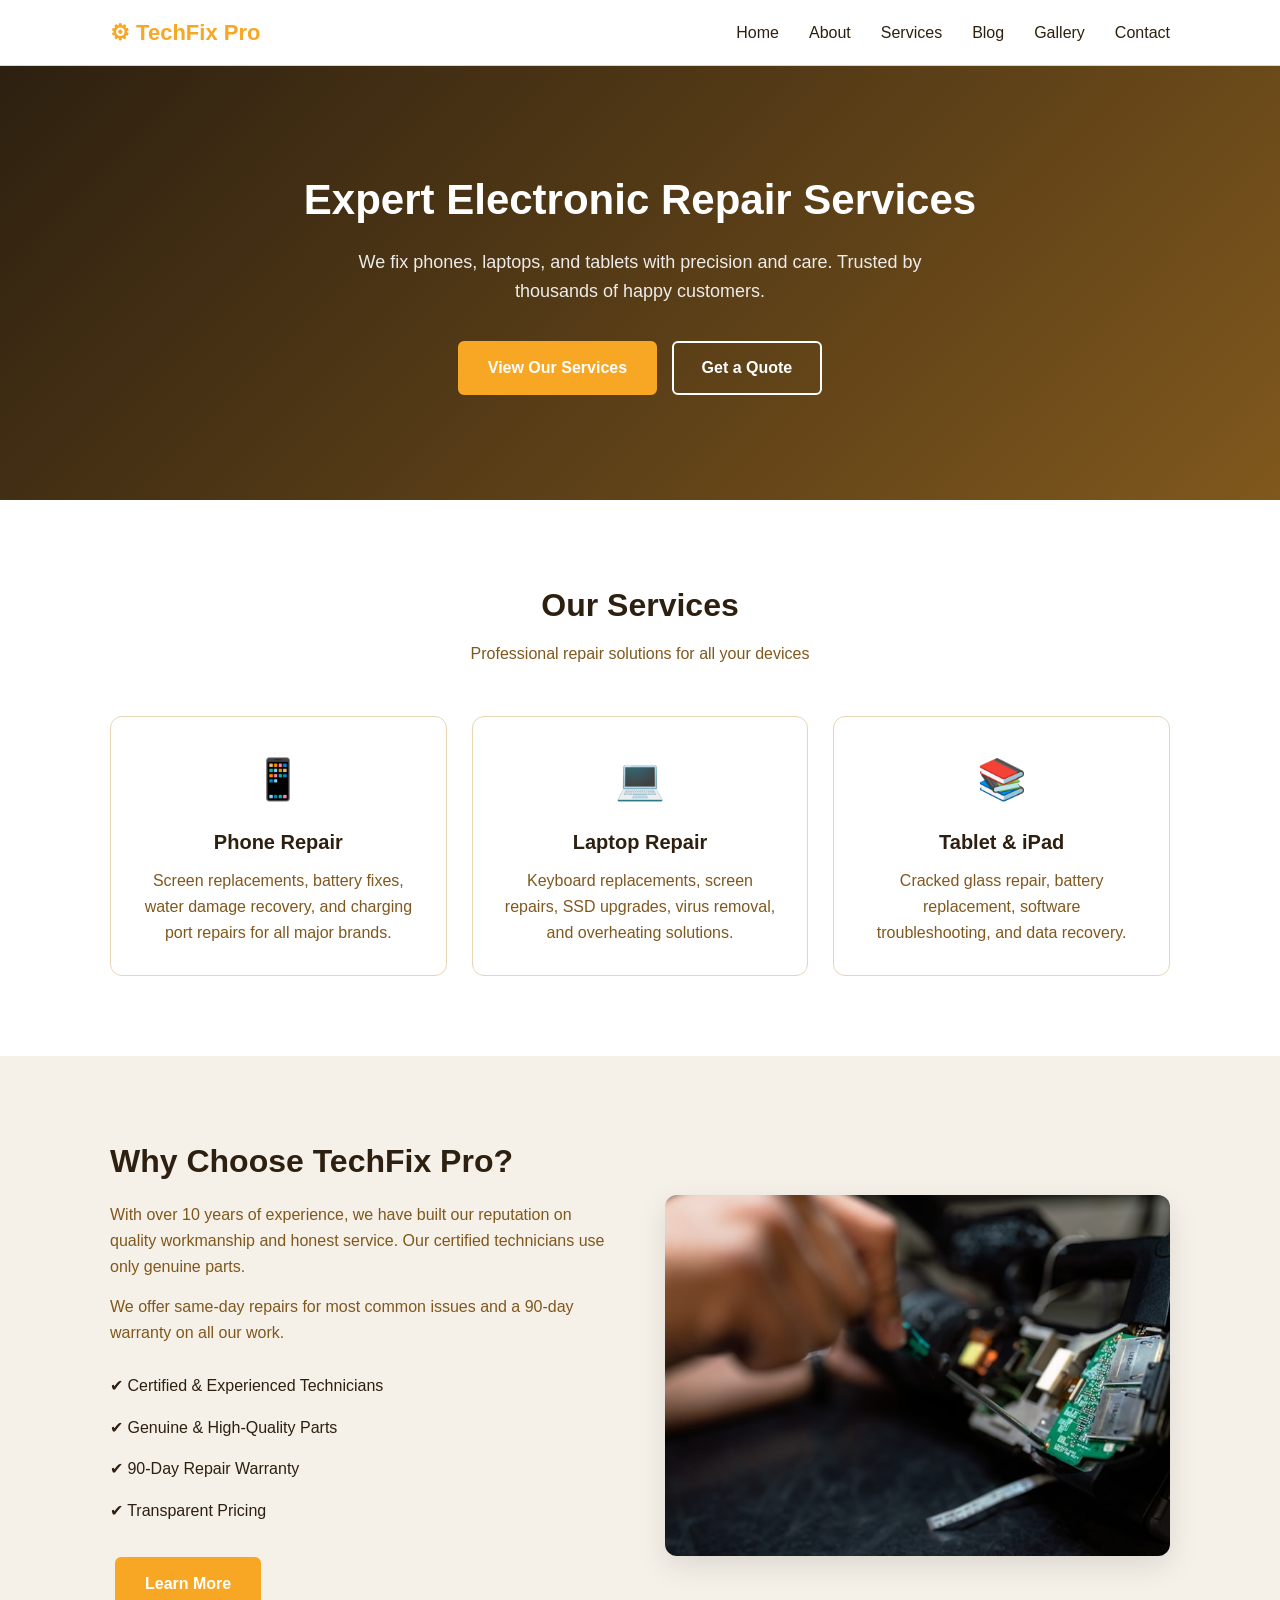
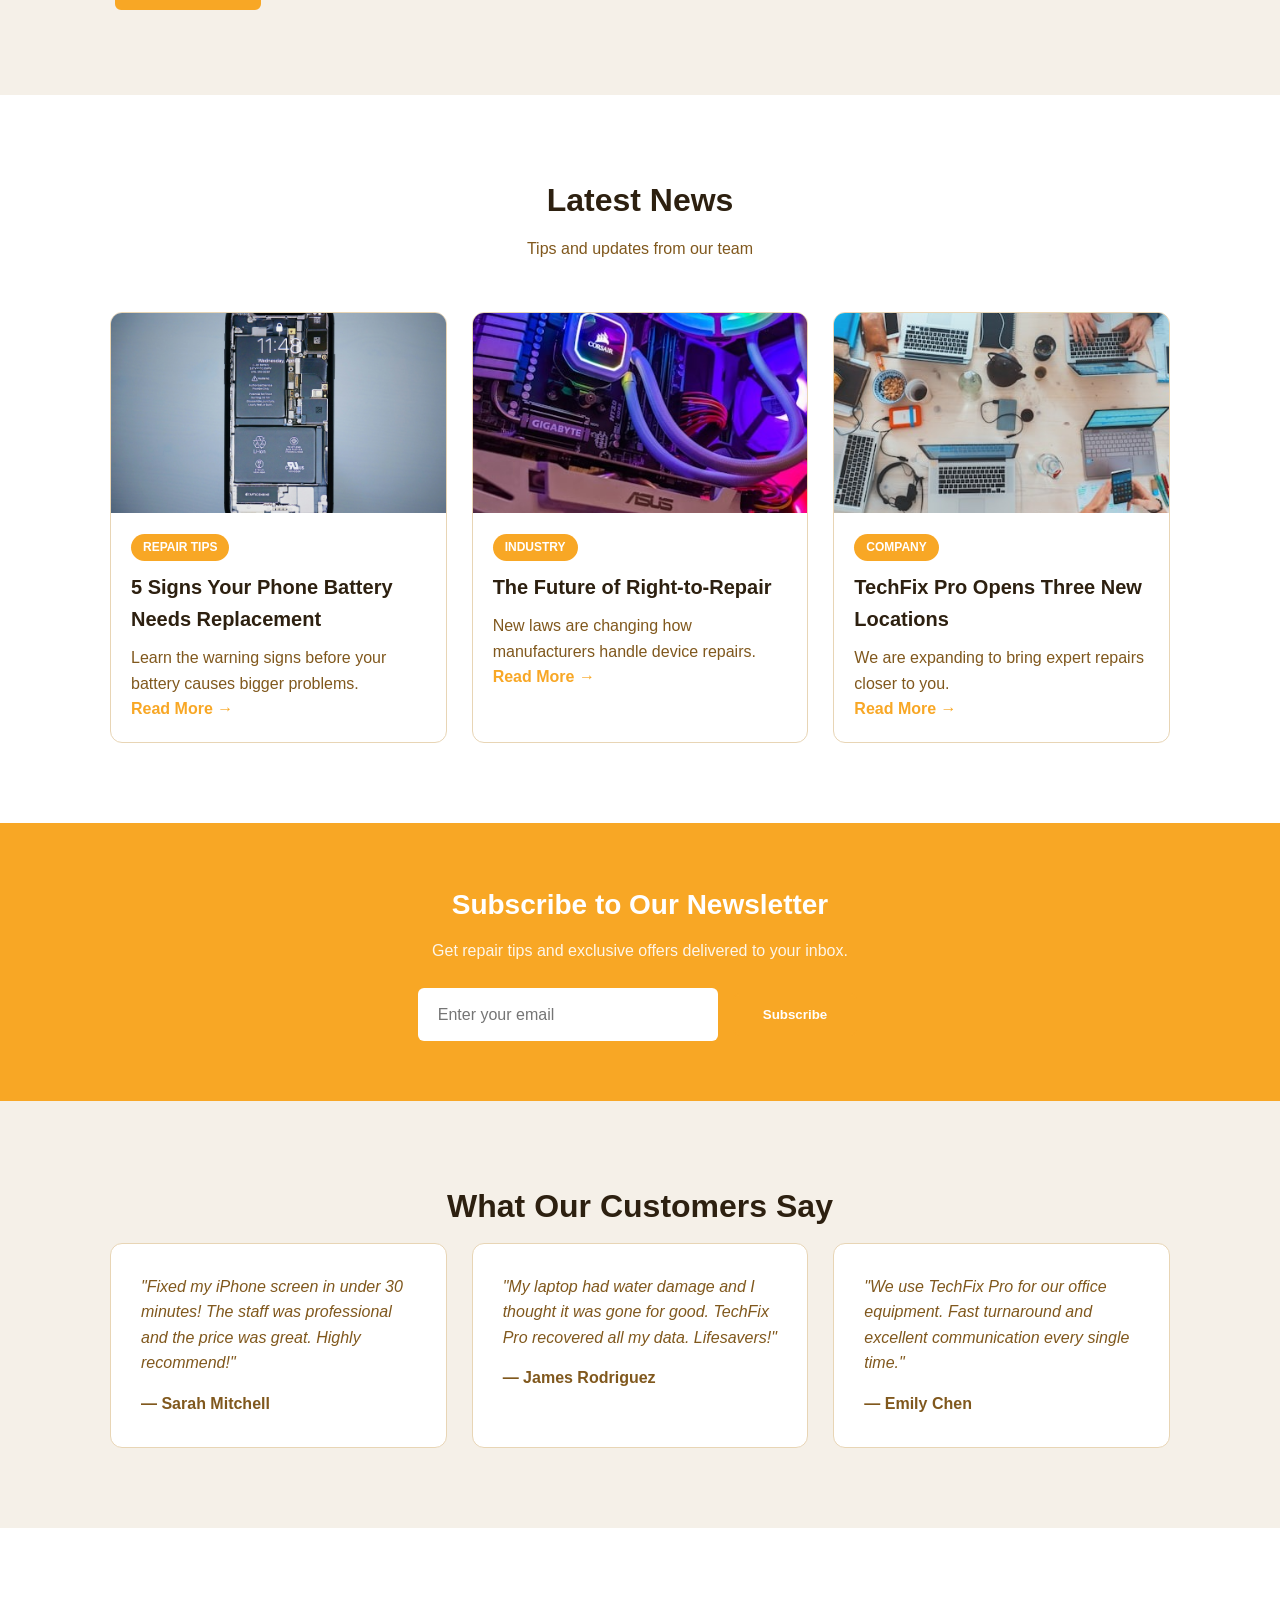
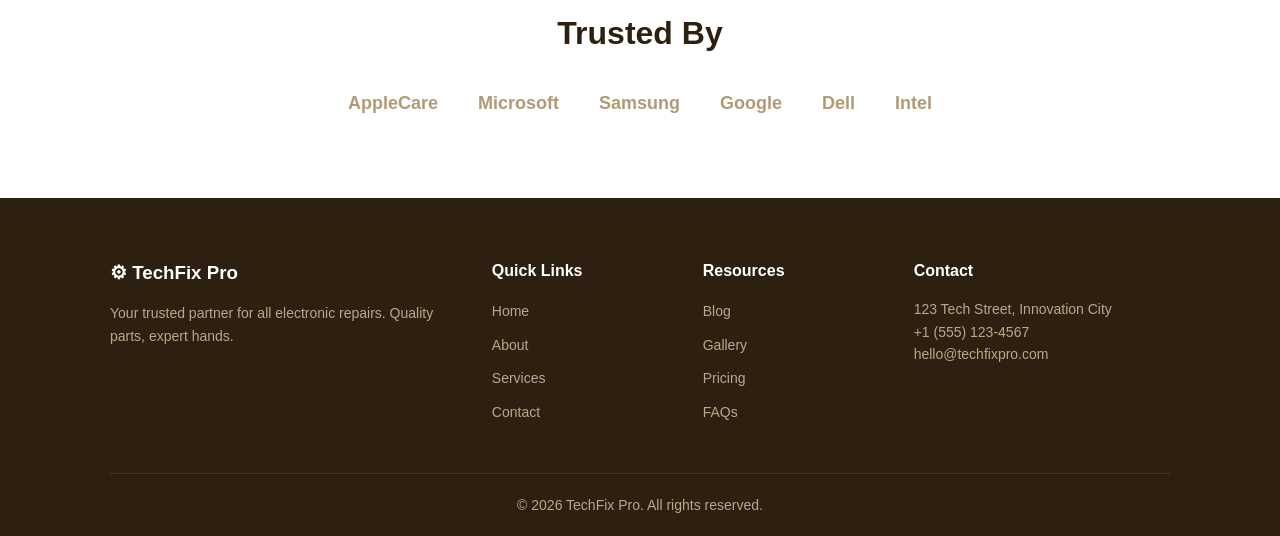
<file: ART277-FINAL-PROJECT - Copy (3)/index.html>
<!DOCTYPE html>
<html lang="en">
<head>
    <meta charset="UTF-8">
    <meta name="viewport" content="width=device-width, initial-scale=1.0">
    <title>TechFix Pro - Electronic Repair Shop</title>
    <link rel="stylesheet" href="style.css">
</head>
<body>

    <!-- Navigation -->
    <nav class="navbar">
        <div class="container nav-container">
            <a href="index.html" class="logo">&#9881; TechFix Pro</a>
            <ul class="nav-links">
                <li><a href="index.html">Home</a></li>
                <li><a href="about.html">About</a></li>
                <li><a href="services.html">Services</a></li>
                <li><a href="blog.html">Blog</a></li>
                <li><a href="gallery.html">Gallery</a></li>
                <li><a href="contact.html">Contact</a></li>
            </ul>
        </div>
    </nav>

    <!-- Hero Section -->
    <header class="hero">
        <div class="container">
            <h1>Expert Electronic Repair Services</h1>
            <p>We fix phones, laptops, and tablets with precision and care. Trusted by thousands of happy customers.</p>
            <a href="services.html" class="btn">View Our Services</a>
            <a href="contact.html" class="btn btn-outline">Get a Quote</a>
        </div>
    </header>

    <!-- Services Section -->
    <section class="section services">
        <div class="container">
            <h2 class="section-title">Our Services</h2>
            <p class="section-subtitle">Professional repair solutions for all your devices</p>

            <div class="card-grid three-col">
                <div class="card">
                    <div class="card-icon">&#128241;</div>
                    <h3>Phone Repair</h3>
                    <p>Screen replacements, battery fixes, water damage recovery, and charging port repairs for all major brands.</p>
                </div>
                <div class="card">
                    <div class="card-icon">&#128187;</div>
                    <h3>Laptop Repair</h3>
                    <p>Keyboard replacements, screen repairs, SSD upgrades, virus removal, and overheating solutions.</p>
                </div>
                <div class="card">
                    <div class="card-icon">&#128218;</div>
                    <h3>Tablet & iPad</h3>
                    <p>Cracked glass repair, battery replacement, software troubleshooting, and data recovery.</p>
                </div>
            </div>
        </div>
    </section>

    <!-- About Section -->
    <section class="section about-section">
        <div class="container">
            <div class="two-col">
                <div class="about-text">
                    <h2>Why Choose TechFix Pro?</h2>
                    <p>With over 10 years of experience, we have built our reputation on quality workmanship and honest service. Our certified technicians use only genuine parts.</p>
                    <p>We offer same-day repairs for most common issues and a 90-day warranty on all our work.</p>
                    <ul class="feature-list">
                        <li>&#10004; Certified & Experienced Technicians</li>
                        <li>&#10004; Genuine & High-Quality Parts</li>
                        <li>&#10004; 90-Day Repair Warranty</li>
                        <li>&#10004; Transparent Pricing</li>
                    </ul>
                    <a href="about.html" class="btn">Learn More</a>
                </div>
                <div class="about-image">
                    <img src="img/aa1.jpg" alt="Technician repairing a device">
                </div>
            </div>
        </div>
    </section>

    <!-- Latest News -->
    <section class="section">
        <div class="container">
            <h2 class="section-title">Latest News</h2>
            <p class="section-subtitle">Tips and updates from our team</p>

            <div class="card-grid three-col">
                <article class="card news-card">
                    <img src="img/bb2.jpg" alt="Phone battery">
                    <div class="card-body">
                        <span class="tag">Repair Tips</span>
                        <h3>5 Signs Your Phone Battery Needs Replacement</h3>
                        <p>Learn the warning signs before your battery causes bigger problems.</p>
                        <a href="blog.html">Read More &rarr;</a>
                    </div>
                </article>
                <article class="card news-card">
                    <img src="img/cc3.jpg" alt="Laptop repair">
                    <div class="card-body">
                        <span class="tag">Industry</span>
                        <h3>The Future of Right-to-Repair</h3>
                        <p>New laws are changing how manufacturers handle device repairs.</p>
                        <a href="blog.html">Read More &rarr;</a>
                    </div>
                </article>
                <article class="card news-card">
                    <img src="img/dd4.jpg" alt="Tech team">
                    <div class="card-body">
                        <span class="tag">Company</span>
                        <h3>TechFix Pro Opens Three New Locations</h3>
                        <p>We are expanding to bring expert repairs closer to you.</p>
                        <a href="blog.html">Read More &rarr;</a>
                    </div>
                </article>
            </div>
        </div>
    </section>

    <!-- Newsletter -->
    <section class="newsletter">
        <div class="container">
            <h2>Subscribe to Our Newsletter</h2>
            <p>Get repair tips and exclusive offers delivered to your inbox.</p>
            <form action="#" method="post">
                <input type="email" placeholder="Enter your email" required>
                <button type="submit" class="btn">Subscribe</button>
            </form>
        </div>
    </section>

    <!-- Testimonials -->
    <section class="section testimonials">
        <div class="container">
            <h2 class="section-title">What Our Customers Say</h2>

            <div class="card-grid three-col">
                <div class="card testimonial-card">
                    <p class="quote">"Fixed my iPhone screen in under 30 minutes! The staff was professional and the price was great. Highly recommend!"</p>
                    <p class="author">&mdash; Sarah Mitchell</p>
                </div>
                <div class="card testimonial-card">
                    <p class="quote">"My laptop had water damage and I thought it was gone for good. TechFix Pro recovered all my data. Lifesavers!"</p>
                    <p class="author">&mdash; James Rodriguez</p>
                </div>
                <div class="card testimonial-card">
                    <p class="quote">"We use TechFix Pro for our office equipment. Fast turnaround and excellent communication every single time."</p>
                    <p class="author">&mdash; Emily Chen</p>
                </div>
            </div>
        </div>
    </section>

    <!-- Clients -->
    <section class="section clients">
        <div class="container">
            <h2 class="section-title">Trusted By</h2>
            <div class="client-logos">
                <span>AppleCare</span>
                <span>Microsoft</span>
                <span>Samsung</span>
                <span>Google</span>
                <span>Dell</span>
                <span>Intel</span>
            </div>
        </div>
    </section>

    <!-- Footer -->
    <footer class="footer">
        <div class="container">
            <div class="footer-grid">
                <div class="footer-brand">
                    <h3>&#9881; TechFix Pro</h3>
                    <p>Your trusted partner for all electronic repairs. Quality parts, expert hands.</p>
                </div>
                <div class="footer-links">
                    <h4>Quick Links</h4>
                    <ul>
                        <li><a href="index.html">Home</a></li>
                        <li><a href="about.html">About</a></li>
                        <li><a href="services.html">Services</a></li>
                        <li><a href="contact.html">Contact</a></li>
                    </ul>
                </div>
                <div class="footer-links">
                    <h4>Resources</h4>
                    <ul>
                        <li><a href="blog.html">Blog</a></li>
                        <li><a href="gallery.html">Gallery</a></li>
                        <li><a href="services.html">Pricing</a></li>
                        <li><a href="contact.html">FAQs</a></li>
                    </ul>
                </div>
                <div class="footer-contact">
                    <h4>Contact</h4>
                    <p>123 Tech Street, Innovation City</p>
                    <p>+1 (555) 123-4567</p>
                    <p>hello@techfixpro.com</p>
                </div>
            </div>
            <div class="footer-bottom">
                <p>&copy; 2026 TechFix Pro. All rights reserved.</p>
            </div>
        </div>
    </footer>

</body>
</html>
</file>
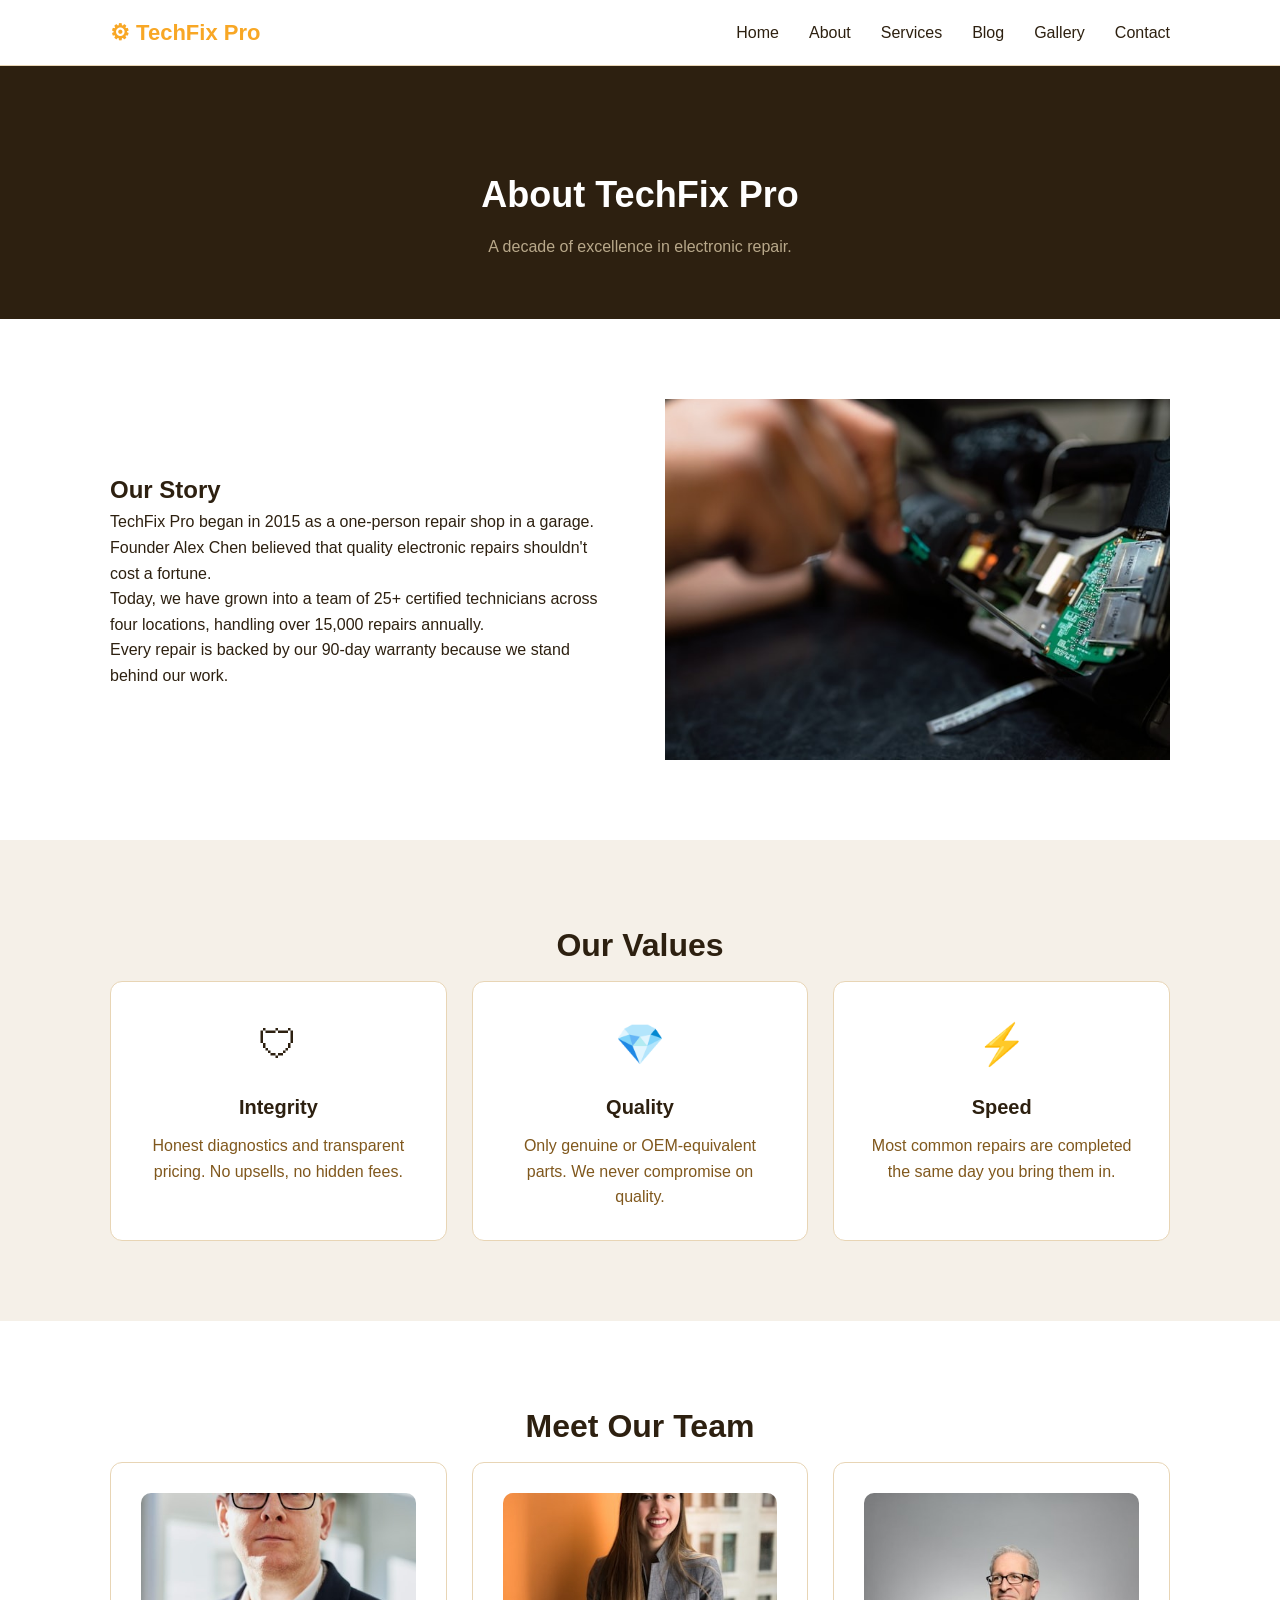
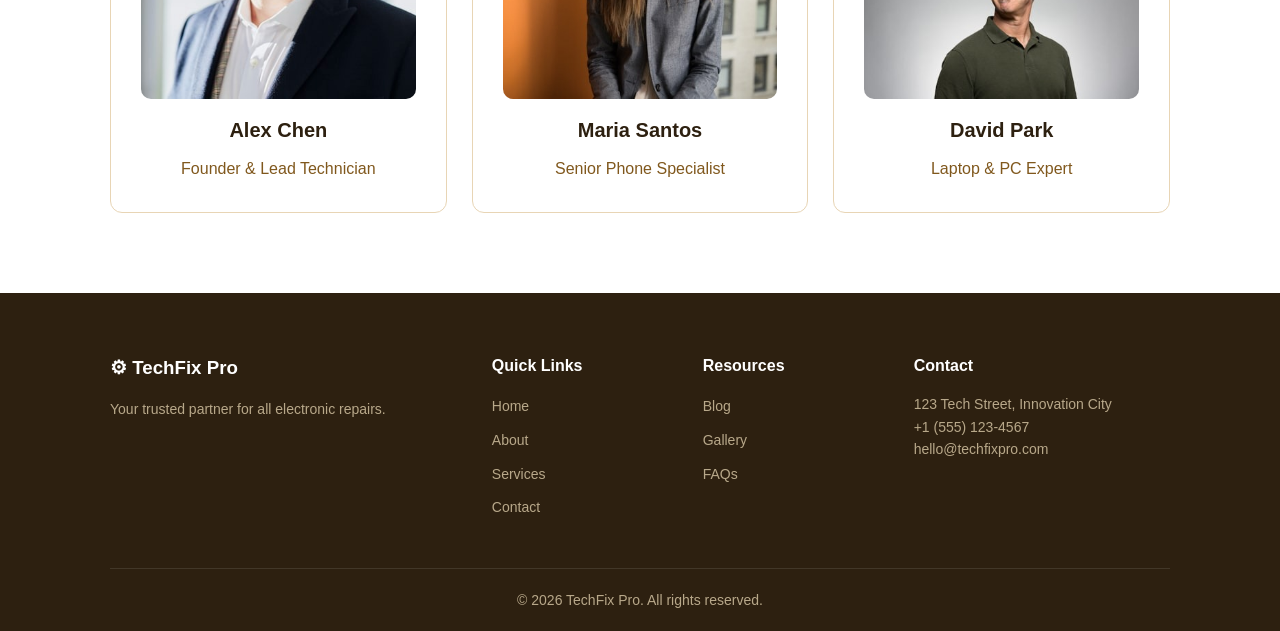
<file: ART277-FINAL-PROJECT - Copy (3)/about.html>
<!DOCTYPE html>
<html lang="en">

<head>
    <meta charset="UTF-8">
    <meta name="viewport" content="width=device-width, initial-scale=1.0">
    <title>About Us - TechFix Pro</title>
    <link rel="stylesheet" href="style.css">
</head>

<body>

    <nav class="navbar">
        <div class="container nav-container">
            <a href="index.html" class="logo">&#9881; TechFix Pro</a>
            <ul class="nav-links">
                <li><a href="index.html">Home</a></li>
                <li><a href="about.html">About</a></li>
                <li><a href="services.html">Services</a></li>
                <li><a href="blog.html">Blog</a></li>
                <li><a href="gallery.html">Gallery</a></li>
                <li><a href="contact.html">Contact</a></li>
            </ul>
        </div>
    </nav>

    <header class="page-header">
        <div class="container">
            <h1>About TechFix Pro</h1>
            <p>A decade of excellence in electronic repair.</p>
        </div>
    </header>

    <section class="section">
        <div class="container">
            <div class="two-col">
                <div>
                    <h2>Our Story</h2>
                    <p>TechFix Pro began in 2015 as a one-person repair shop in a garage. Founder Alex Chen believed
                        that quality electronic repairs shouldn't cost a fortune.</p>
                    <p>Today, we have grown into a team of 25+ certified technicians across four locations, handling
                        over 15,000 repairs annually.</p>
                    <p>Every repair is backed by our 90-day warranty because we stand behind our work.</p>
                </div>
                <div>
                    <img src="img/aa1.jpg" alt="Our workshop">
                </div>
            </div>
        </div>
    </section>

    <section class="section" style="background: var(--light-gray);">
        <div class="container">
            <h2 class="section-title">Our Values</h2>
            <div class="card-grid three-col">
                <div class="card">
                    <div class="card-icon">&#128737;</div>
                    <h3>Integrity</h3>
                    <p>Honest diagnostics and transparent pricing. No upsells, no hidden fees.</p>
                </div>
                <div class="card">
                    <div class="card-icon">&#128142;</div>
                    <h3>Quality</h3>
                    <p>Only genuine or OEM-equivalent parts. We never compromise on quality.</p>
                </div>
                <div class="card">
                    <div class="card-icon">&#9889;</div>
                    <h3>Speed</h3>
                    <p>Most common repairs are completed the same day you bring them in.</p>
                </div>
            </div>
        </div>
    </section>

    <section class="section">
        <div class="container">
            <h2 class="section-title">Meet Our Team</h2>
            <div class="card-grid three-col">
                <div class="card">
                    <img src="img/22.jpg" alt="Alex Chen" style="border-radius: 10px; margin-bottom: 15px;">
                    <h3>Alex Chen</h3>
                    <p>Founder & Lead Technician</p>
                </div>
                <div class="card">
                    <img src="img/33.jpg" alt="Maria Santos" style="border-radius: 10px; margin-bottom: 15px;">
                    <h3>Maria Santos</h3>
                    <p>Senior Phone Specialist</p>
                </div>
                <div class="card">
                    <img src="img/11.jpg" alt="David Park" style="border-radius: 10px; margin-bottom: 15px;">
                    <h3>David Park</h3>
                    <p>Laptop & PC Expert</p>
                </div>
            </div>
        </div>
    </section>

    <footer class="footer">
        <div class="container">
            <div class="footer-grid">
                <div class="footer-brand">
                    <h3>&#9881; TechFix Pro</h3>
                    <p>Your trusted partner for all electronic repairs.</p>
                </div>
                <div class="footer-links">
                    <h4>Quick Links</h4>
                    <ul>
                        <li><a href="index.html">Home</a></li>
                        <li><a href="about.html">About</a></li>
                        <li><a href="services.html">Services</a></li>
                        <li><a href="contact.html">Contact</a></li>
                    </ul>
                </div>
                <div class="footer-links">
                    <h4>Resources</h4>
                    <ul>
                        <li><a href="blog.html">Blog</a></li>
                        <li><a href="gallery.html">Gallery</a></li>
                        <li><a href="contact.html">FAQs</a></li>
                    </ul>
                </div>
                <div class="footer-contact">
                    <h4>Contact</h4>
                    <p>123 Tech Street, Innovation City</p>
                    <p>+1 (555) 123-4567</p>
                    <p>hello@techfixpro.com</p>
                </div>
            </div>
            <div class="footer-bottom">
                <p>&copy; 2026 TechFix Pro. All rights reserved.</p>
            </div>
        </div>
    </footer>

</body>

</html>
</file>
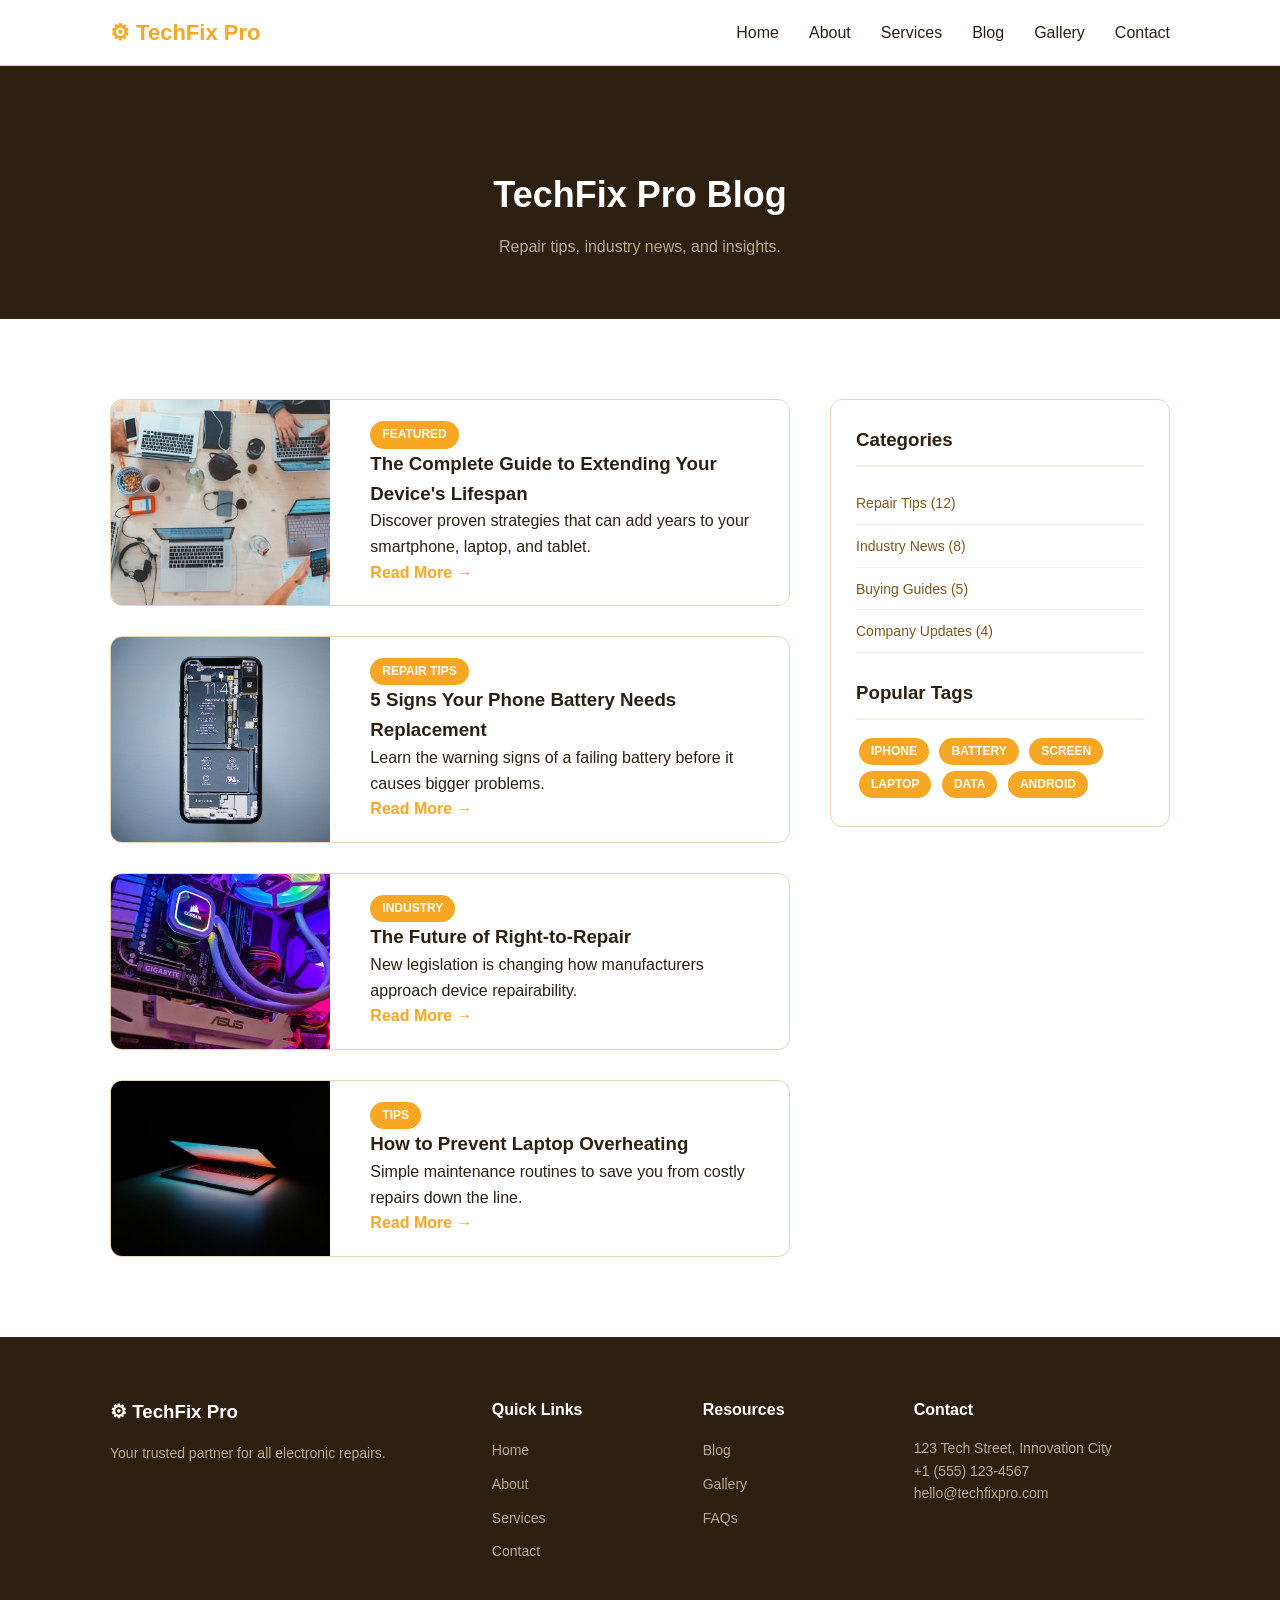
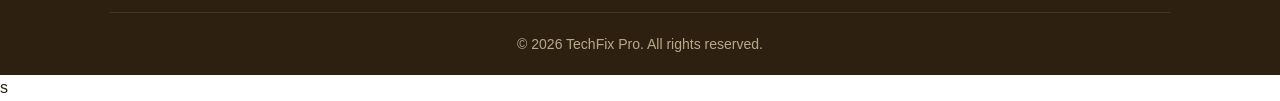
<file: ART277-FINAL-PROJECT - Copy (3)/blog.html>
<!DOCTYPE html>
<html lang="en">

<head>
    <meta charset="UTF-8">
    <meta name="viewport" content="width=device-width, initial-scale=1.0">
    <title>Blog - TechFix Pro</title>
    <link rel="stylesheet" href="style.css">
</head>

<body>

    <nav class="navbar">
        <div class="container nav-container">
            <a href="index.html" class="logo">&#9881; TechFix Pro</a>
            <ul class="nav-links">
                <li><a href="index.html">Home</a></li>
                <li><a href="about.html">About</a></li>
                <li><a href="services.html">Services</a></li>
                <li><a href="blog.html">Blog</a></li>
                <li><a href="gallery.html">Gallery</a></li>
                <li><a href="contact.html">Contact</a></li>
            </ul>
        </div>
    </nav>

    <header class="page-header">
        <div class="container">
            <h1>TechFix Pro Blog</h1>
            <p>Repair tips, industry news, and insights.</p>
        </div>
    </header>

    <section class="section">
        <div class="container">
            <div class="blog-grid">
                <div class="blog-posts">
                    <article class="blog-post">
                        <img src="img/dd4.jpg" alt="Featured post">
                        <div class="blog-post-content">
                            <span class="tag">Featured</span>
                            <h3>The Complete Guide to Extending Your Device's Lifespan</h3>
                            <p>Discover proven strategies that can add years to your smartphone, laptop, and tablet.</p>
                            <a href="#" style="color: var(--primary); font-weight: 600;">Read More &rarr;</a>
                        </div>
                    </article>
                    <article class="blog-post">
                        <img src="img/bb2.jpg" alt="Phone battery">
                        <div class="blog-post-content">
                            <span class="tag">Repair Tips</span>
                            <h3>5 Signs Your Phone Battery Needs Replacement</h3>
                            <p>Learn the warning signs of a failing battery before it causes bigger problems.</p>
                            <a href="#" style="color: var(--primary); font-weight: 600;">Read More &rarr;</a>
                        </div>
                    </article>
                    <article class="blog-post">
                        <img src="img/cc3.jpg" alt="Right to repair">
                        <div class="blog-post-content">
                            <span class="tag">Industry</span>
                            <h3>The Future of Right-to-Repair</h3>
                            <p>New legislation is changing how manufacturers approach device repairability.</p>
                            <a href="#" style="color: var(--primary); font-weight: 600;">Read More &rarr;</a>
                        </div>
                    </article>
                    <article class="blog-post">
                        <img src="img/888.jpg" alt="Laptop maintenance">
                        <div class="blog-post-content">
                            <span class="tag">Tips</span>
                            <h3>How to Prevent Laptop Overheating</h3>
                            <p>Simple maintenance routines to save you from costly repairs down the line.</p>
                            <a href="#" style="color: var(--primary); font-weight: 600;">Read More &rarr;</a>
                        </div>
                    </article>
                </div>
                <aside class="sidebar">
                    <h3>Categories</h3>
                    <ul>
                        <li><a href="#">Repair Tips (12)</a></li>
                        <li><a href="#">Industry News (8)</a></li>
                        <li><a href="#">Buying Guides (5)</a></li>
                        <li><a href="#">Company Updates (4)</a></li>
                    </ul>
                    <h3 style="margin-top: 25px;">Popular Tags</h3>
                    <p style="margin-top: 10px;">
                        <span class="tag" style="margin: 3px; display: inline-block;">iPhone</span>
                        <span class="tag" style="margin: 3px; display: inline-block;">Battery</span>
                        <span class="tag" style="margin: 3px; display: inline-block;">Screen</span>
                        <span class="tag" style="margin: 3px; display: inline-block;">Laptop</span>
                        <span class="tag" style="margin: 3px; display: inline-block;">Data</span>
                        <span class="tag" style="margin: 3px; display: inline-block;">Android</span>
                    </p>
                </aside>
            </div>
        </div>
    </section>

    <footer class="footer">
        <div class="container">
            <div class="footer-grid">
                <div class="footer-brand">
                    <h3>&#9881; TechFix Pro</h3>
                    <p>Your trusted partner for all electronic repairs.</p>
                </div>
                <div class="footer-links">
                    <h4>Quick Links</h4>
                    <ul>
                        <li><a href="index.html">Home</a></li>
                        <li><a href="about.html">About</a></li>
                        <li><a href="services.html">Services</a></li>
                        <li><a href="contact.html">Contact</a></li>
                    </ul>
                </div>
                <div class="footer-links">
                    <h4>Resources</h4>
                    <ul>
                        <li><a href="blog.html">Blog</a></li>
                        <li><a href="gallery.html">Gallery</a></li>
                        <li><a href="contact.html">FAQs</a></li>
                    </ul>
                </div>
                <div class="footer-contact">
                    <h4>Contact</h4>
                    <p>123 Tech Street, Innovation City</p>
                    <p>+1 (555) 123-4567</p>
                    <p>hello@techfixpro.com</p>
                </div>
            </div>
            <div class="footer-bottom">
                <p>&copy; 2026 TechFix Pro. All rights reserved.</p>
            </div>
        </div>
    </footer>

</body>

</html>s
</file>
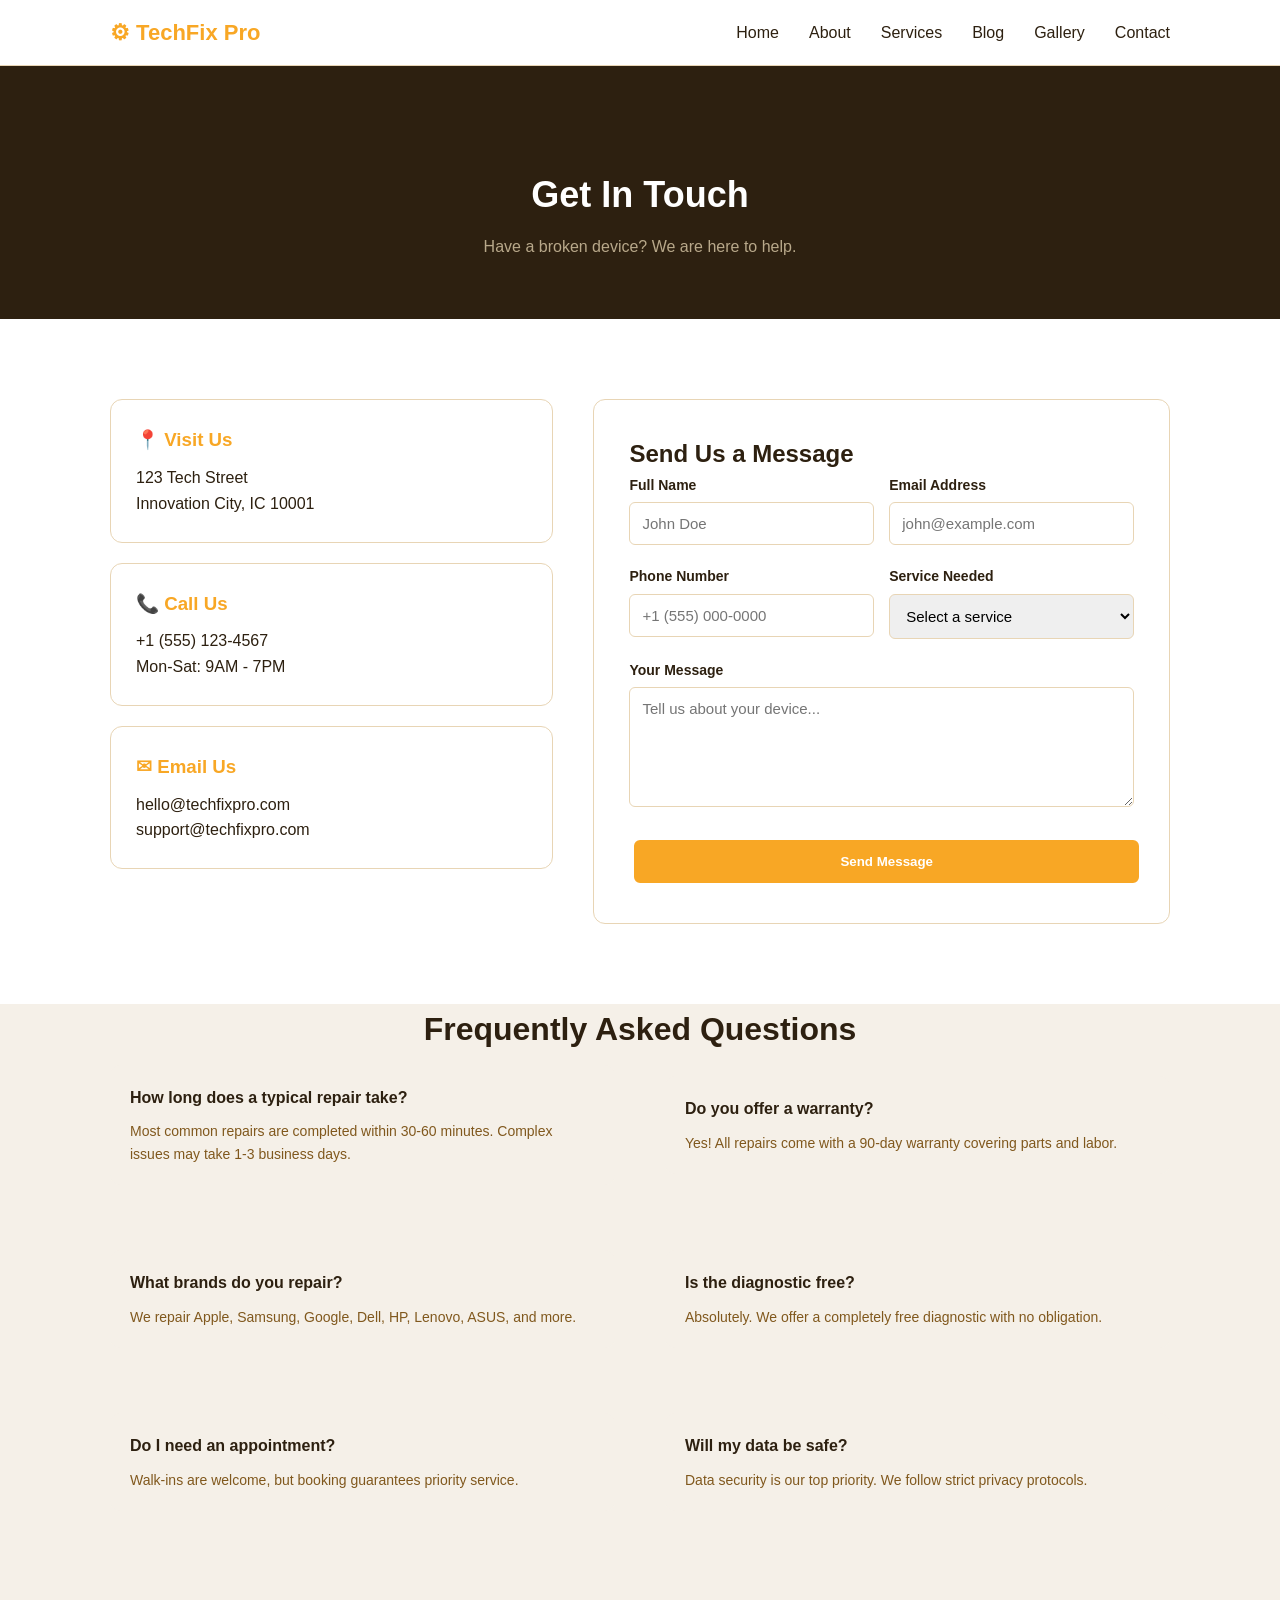
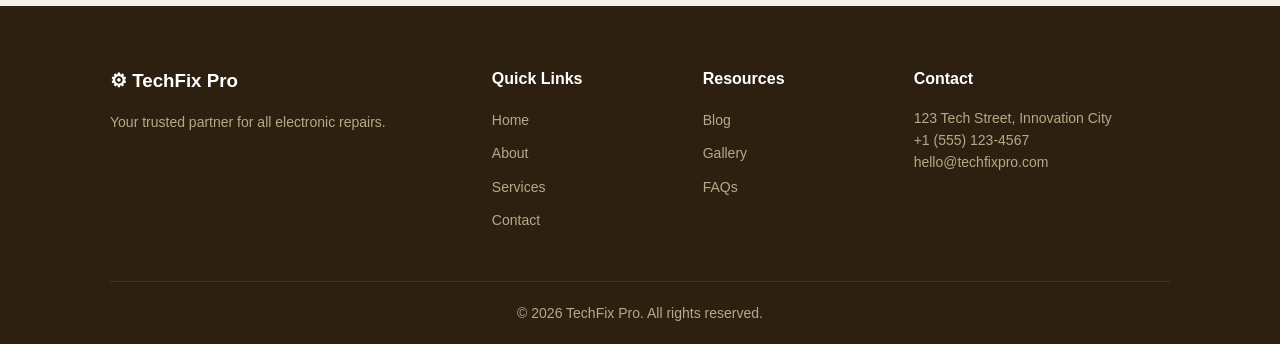
<file: ART277-FINAL-PROJECT - Copy (3)/contact.html>
<!DOCTYPE html>
<html lang="en">

<head>
    <meta charset="UTF-8">
    <meta name="viewport" content="width=device-width, initial-scale=1.0">
    <title>Contact Us - TechFix Pro</title>
    <link rel="stylesheet" href="style.css">
</head>

<body>

    <nav class="navbar">
        <div class="container nav-container">
            <a href="index.html" class="logo">&#9881; TechFix Pro</a>
            <ul class="nav-links">
                <li><a href="index.html">Home</a></li>
                <li><a href="about.html">About</a></li>
                <li><a href="services.html">Services</a></li>
                <li><a href="blog.html">Blog</a></li>
                <li><a href="gallery.html">Gallery</a></li>
                <li><a href="contact.html">Contact</a></li>
            </ul>
        </div>
    </nav>

    <header class="page-header">
        <div class="container">
            <h1>Get In Touch</h1>
            <p>Have a broken device? We are here to help.</p>
        </div>
    </header>

    <section class="section">
        <div class="container">
            <div class="contact-grid">
                <div>
                    <div class="contact-info-box">
                        <h3>&#128205; Visit Us</h3>
                        <p>123 Tech Street<br>Innovation City, IC 10001</p>
                    </div>
                    <div class="contact-info-box">
                        <h3>&#128222; Call Us</h3>
                        <p>+1 (555) 123-4567<br>Mon-Sat: 9AM - 7PM</p>
                    </div>
                    <div class="contact-info-box">
                        <h3>&#9993; Email Us</h3>
                        <p>hello@techfixpro.com<br>support@techfixpro.com</p>
                    </div>
                </div>
                <div class="contact-form">
                    <h2>Send Us a Message</h2>
                    <form action="#" method="post">
                        <div class="form-row">
                            <div class="form-group">
                                <label for="name">Full Name</label>
                                <input type="text" id="name" name="name" placeholder="John Doe" required>
                            </div>
                            <div class="form-group">
                                <label for="email">Email Address</label>
                                <input type="email" id="email" name="email" placeholder="john@example.com" required>
                            </div>
                        </div>
                        <div class="form-row">
                            <div class="form-group">
                                <label for="phone">Phone Number</label>
                                <input type="tel" id="phone" name="phone" placeholder="+1 (555) 000-0000">
                            </div>
                            <div class="form-group">
                                <label for="service">Service Needed</label>
                                <select id="service" name="service" required>
                                    <option value="" disabled selected>Select a service</option>
                                    <option value="phone">Phone Repair</option>
                                    <option value="laptop">Laptop Repair</option>
                                    <option value="tablet">Tablet / iPad Repair</option>
                                    <option value="other">Other / Not Sure</option>
                                </select>
                            </div>
                        </div>
                        <div class="form-group">
                            <label for="message">Your Message</label>
                            <textarea id="message" name="message" placeholder="Tell us about your device..."
                                required></textarea>
                        </div>
                        <button type="submit" class="btn" style="width: 100%;">Send Message</button>
                    </form>
                </div>
            </div>
        </div>
    </section>

    <section class="section" style="background: var(--light-gray); padding-top: 0;">
        <div class="container">
            <h2 class="section-title">Frequently Asked Questions</h2>
            <div class="two-col">
                <div class="faq-item">
                    <h3>How long does a typical repair take?</h3>
                    <p>Most common repairs are completed within 30-60 minutes. Complex issues may take 1-3 business
                        days.</p>
                </div>
                <div class="faq-item">
                    <h3>Do you offer a warranty?</h3>
                    <p>Yes! All repairs come with a 90-day warranty covering parts and labor.</p>
                </div>
                <div class="faq-item">
                    <h3>What brands do you repair?</h3>
                    <p>We repair Apple, Samsung, Google, Dell, HP, Lenovo, ASUS, and more.</p>
                </div>
                <div class="faq-item">
                    <h3>Is the diagnostic free?</h3>
                    <p>Absolutely. We offer a completely free diagnostic with no obligation.</p>
                </div>
                <div class="faq-item">
                    <h3>Do I need an appointment?</h3>
                    <p>Walk-ins are welcome, but booking guarantees priority service.</p>
                </div>
                <div class="faq-item">
                    <h3>Will my data be safe?</h3>
                    <p>Data security is our top priority. We follow strict privacy protocols.</p>
                </div>
            </div>
        </div>
    </section>

    <footer class="footer">
        <div class="container">
            <div class="footer-grid">
                <div class="footer-brand">
                    <h3>&#9881; TechFix Pro</h3>
                    <p>Your trusted partner for all electronic repairs.</p>
                </div>
                <div class="footer-links">
                    <h4>Quick Links</h4>
                    <ul>
                        <li><a href="index.html">Home</a></li>
                        <li><a href="about.html">About</a></li>
                        <li><a href="services.html">Services</a></li>
                        <li><a href="contact.html">Contact</a></li>
                    </ul>
                </div>
                <div class="footer-links">
                    <h4>Resources</h4>
                    <ul>
                        <li><a href="blog.html">Blog</a></li>
                        <li><a href="gallery.html">Gallery</a></li>
                        <li><a href="contact.html">FAQs</a></li>
                    </ul>
                </div>
                <div class="footer-contact">
                    <h4>Contact</h4>
                    <p>123 Tech Street, Innovation City</p>
                    <p>+1 (555) 123-4567</p>
                    <p>hello@techfixpro.com</p>
                </div>
            </div>
            <div class="footer-bottom">
                <p>&copy; 2026 TechFix Pro. All rights reserved.</p>
            </div>
        </div>
    </footer>

</body>

</html>
</file>
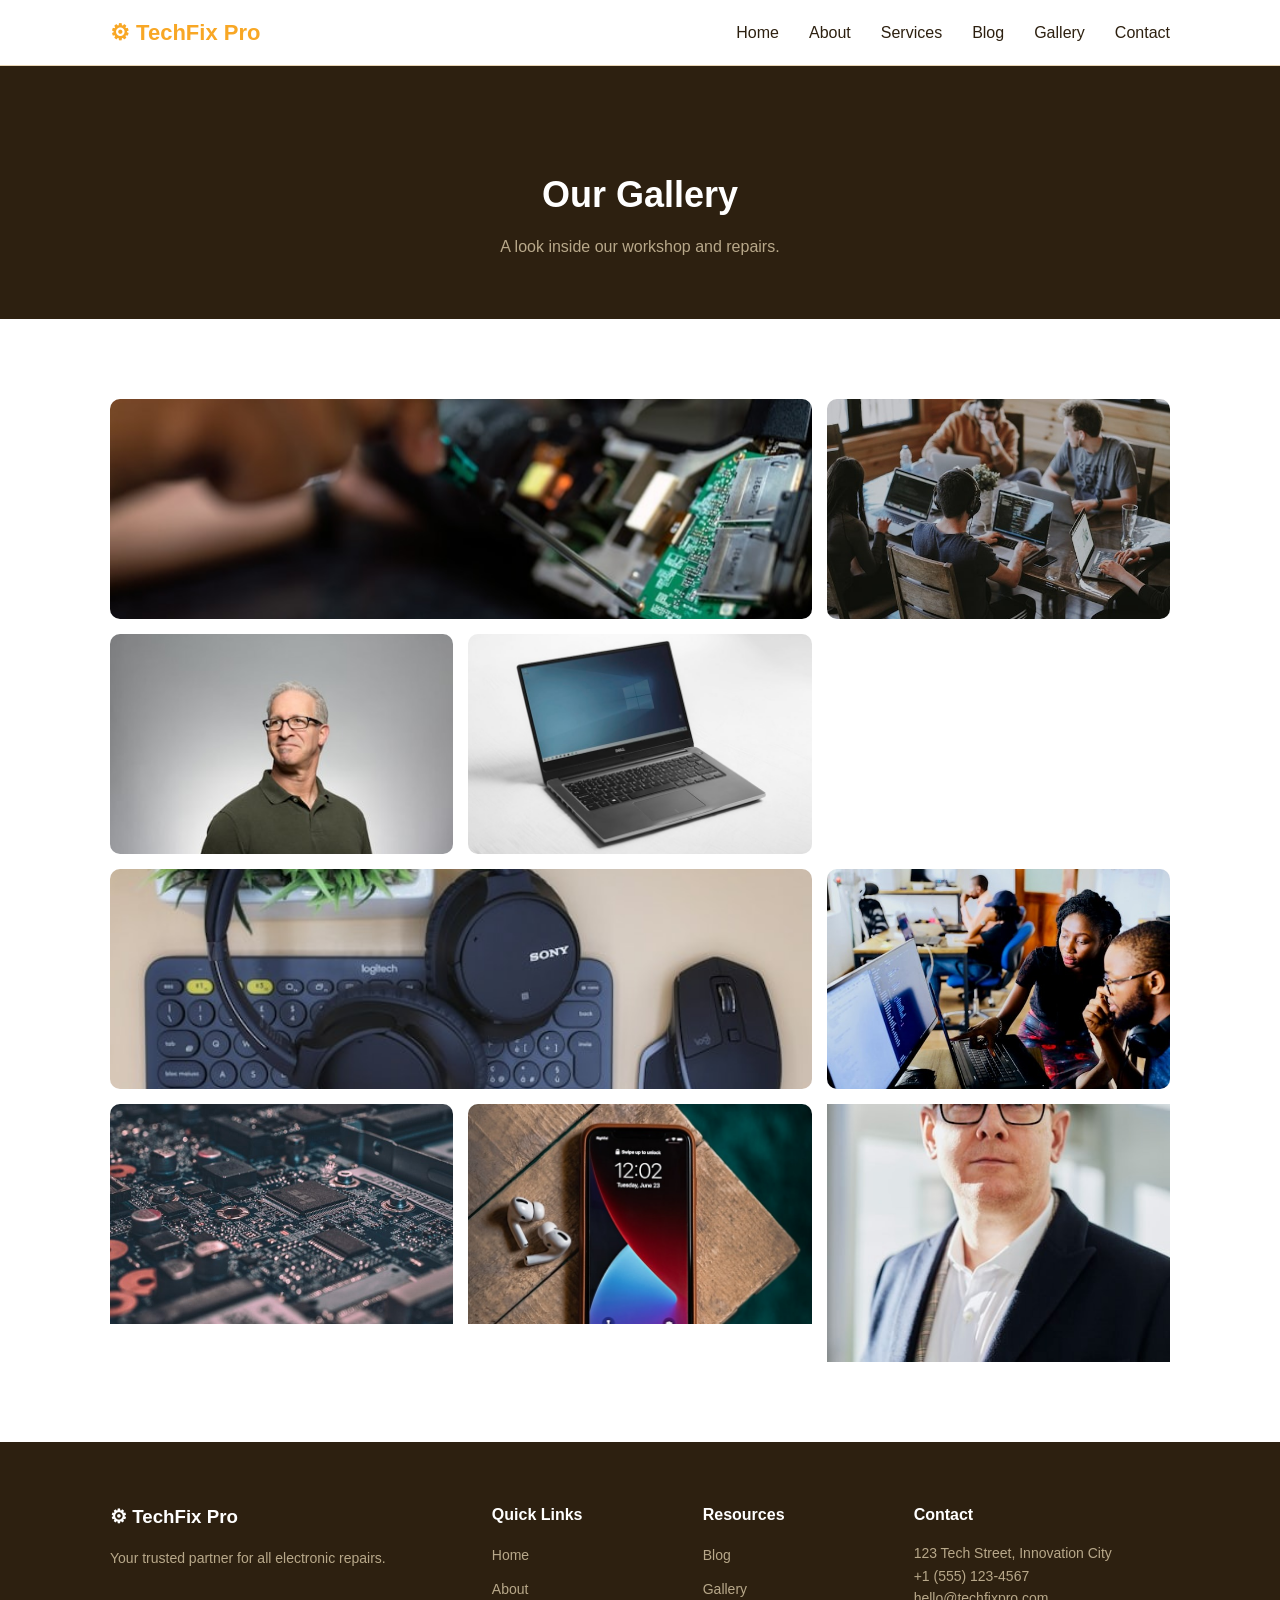
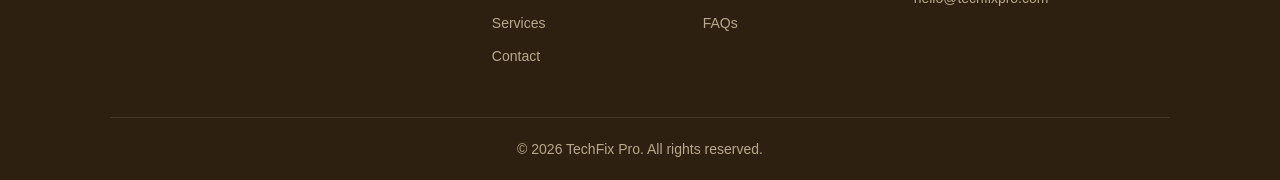
<file: ART277-FINAL-PROJECT - Copy (3)/Gallery.html>
<!DOCTYPE html>
<html lang="en">

<head>
    <meta charset="UTF-8">
    <meta name="viewport" content="width=device-width, initial-scale=1.0">
    <title>Gallery - TechFix Pro</title>
    <link rel="stylesheet" href="style.css">
</head>

<body>

    <nav class="navbar">
        <div class="container nav-container">
            <a href="index.html" class="logo">&#9881; TechFix Pro</a>
            <ul class="nav-links">
                <li><a href="index.html">Home</a></li>
                <li><a href="about.html">About</a></li>
                <li><a href="services.html">Services</a></li>
                <li><a href="blog.html">Blog</a></li>
                <li><a href="gallery.html">Gallery</a></li>
                <li><a href="contact.html">Contact</a></li>
            </ul>
        </div>
    </nav>

    <header class="page-header">
        <div class="container">
            <h1>Our Gallery</h1>
            <p>A look inside our workshop and repairs.</p>
        </div>
    </header>

    <section class="section">
        <div class="container">
            <div class="gallery-grid">
                <div class="gallery-item wide">
                    <img src="img/aa1.jpg" alt="Main workshop">
                </div>
                <div class="gallery-item">
                    <img src="img/666.jpg" alt="Phone repair">
                </div>
                <div class="gallery-item">
                    <img src="img/11.jpg" alt="Team meeting">
                </div>
                <div class="gallery-item">
                    <img src="img/777.jpg" alt="Circuit board">
                </div>
                <div class="gallery-item wide">
                    <img src="img/000.jpg" alt="Laptop repair">
                </div>
                <div class="gallery-item">
                    <img src="img/456.jpg" alt="Customer service">
                </div>
                <div class="gallery-item">
                    <img src="img/999.jpg" alt="Tools">
                </div>
                <div class="gallery-item">
                    <img src="img/555.jpg" alt="Tablet repair">
                </div>
                <div class="">
                    <img src="img/22.jpg" alt="Team photo">
                </div>
            </div>
        </div>
    </section>

    <footer class="footer">
        <div class="container">
            <div class="footer-grid">
                <div class="footer-brand">
                    <h3>&#9881; TechFix Pro</h3>
                    <p>Your trusted partner for all electronic repairs.</p>
                </div>
                <div class="footer-links">
                    <h4>Quick Links</h4>
                    <ul>
                        <li><a href="index.html">Home</a></li>
                        <li><a href="about.html">About</a></li>
                        <li><a href="services.html">Services</a></li>
                        <li><a href="contact.html">Contact</a></li>
                    </ul>
                </div>
                <div class="footer-links">
                    <h4>Resources</h4>
                    <ul>
                        <li><a href="blog.html">Blog</a></li>
                        <li><a href="gallery.html">Gallery</a></li>
                        <li><a href="contact.html">FAQs</a></li>
                    </ul>
                </div>
                <div class="footer-contact">
                    <h4>Contact</h4>
                    <p>123 Tech Street, Innovation City</p>
                    <p>+1 (555) 123-4567</p>
                    <p>hello@techfixpro.com</p>
                </div>
            </div>
            <div class="footer-bottom">
                <p>&copy; 2026 TechFix Pro. All rights reserved.</p>
            </div>
        </div>
    </footer>

</body>

</html>
</file>
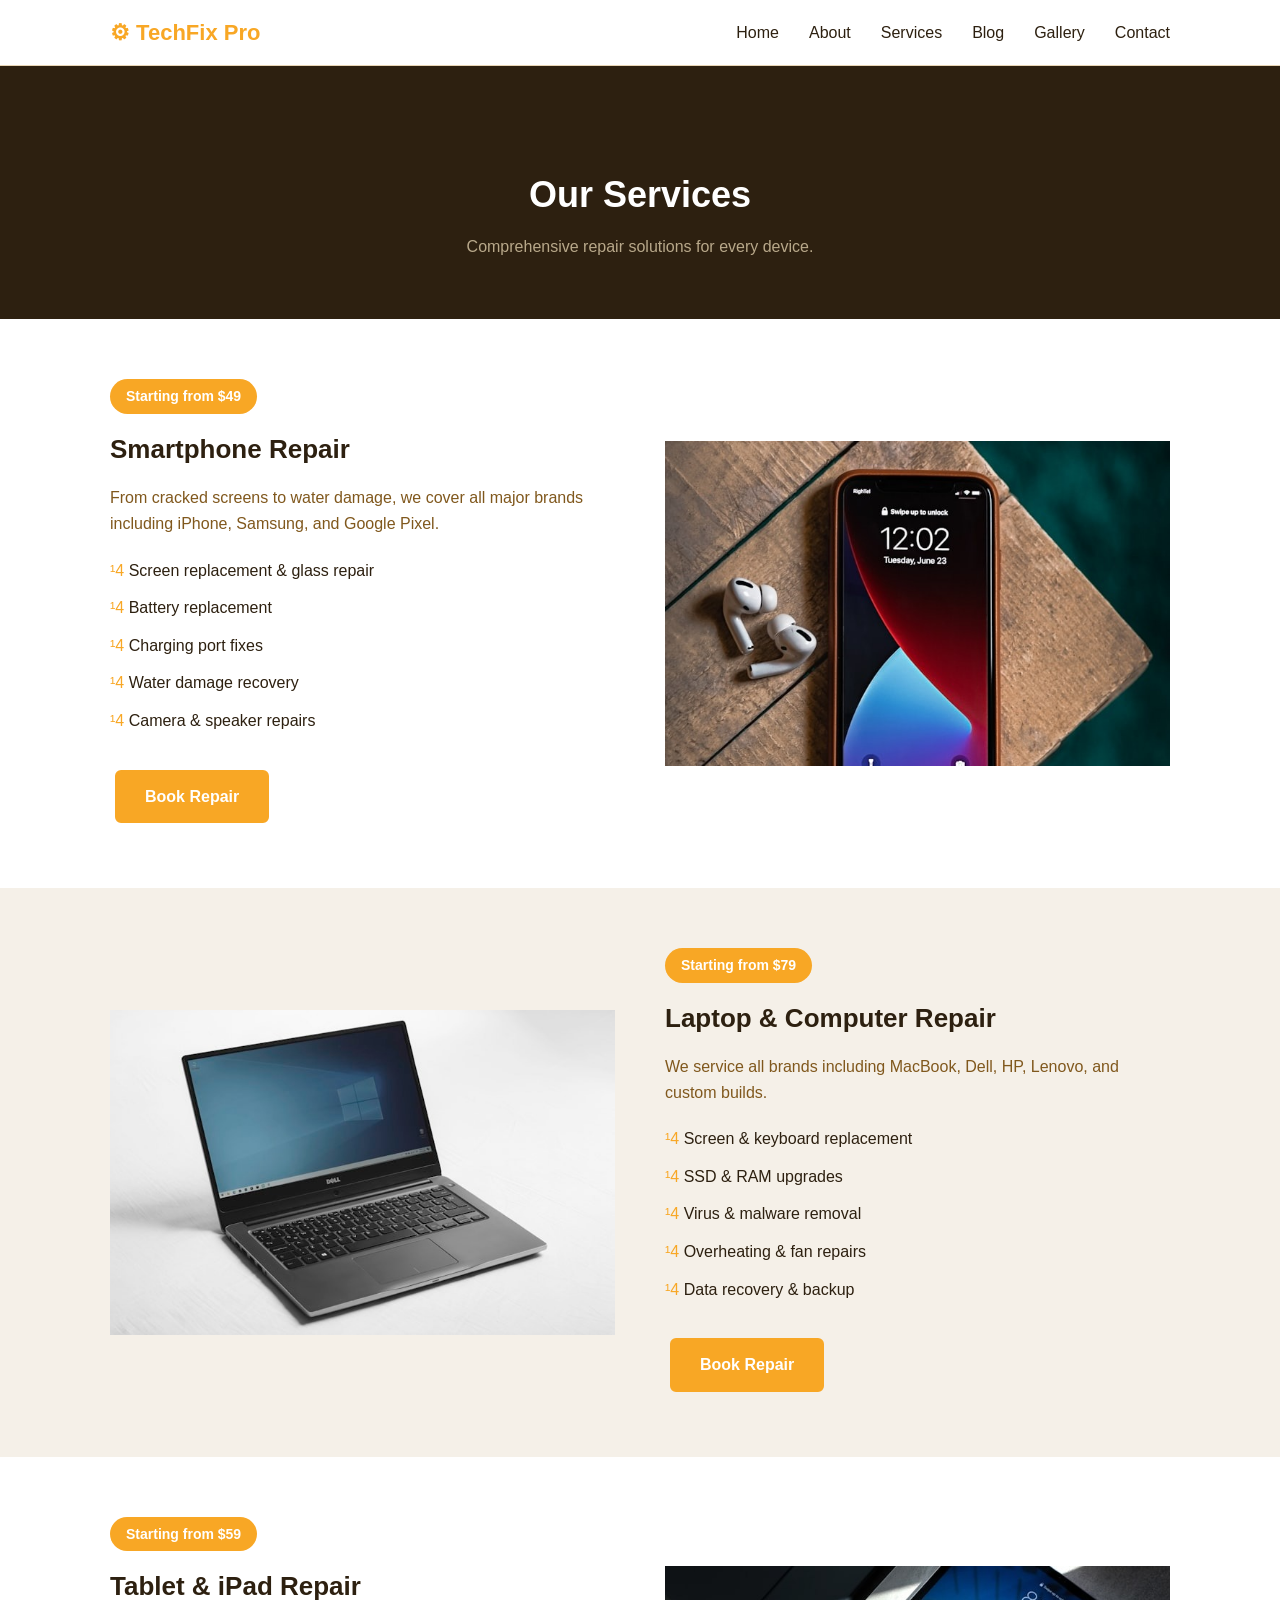
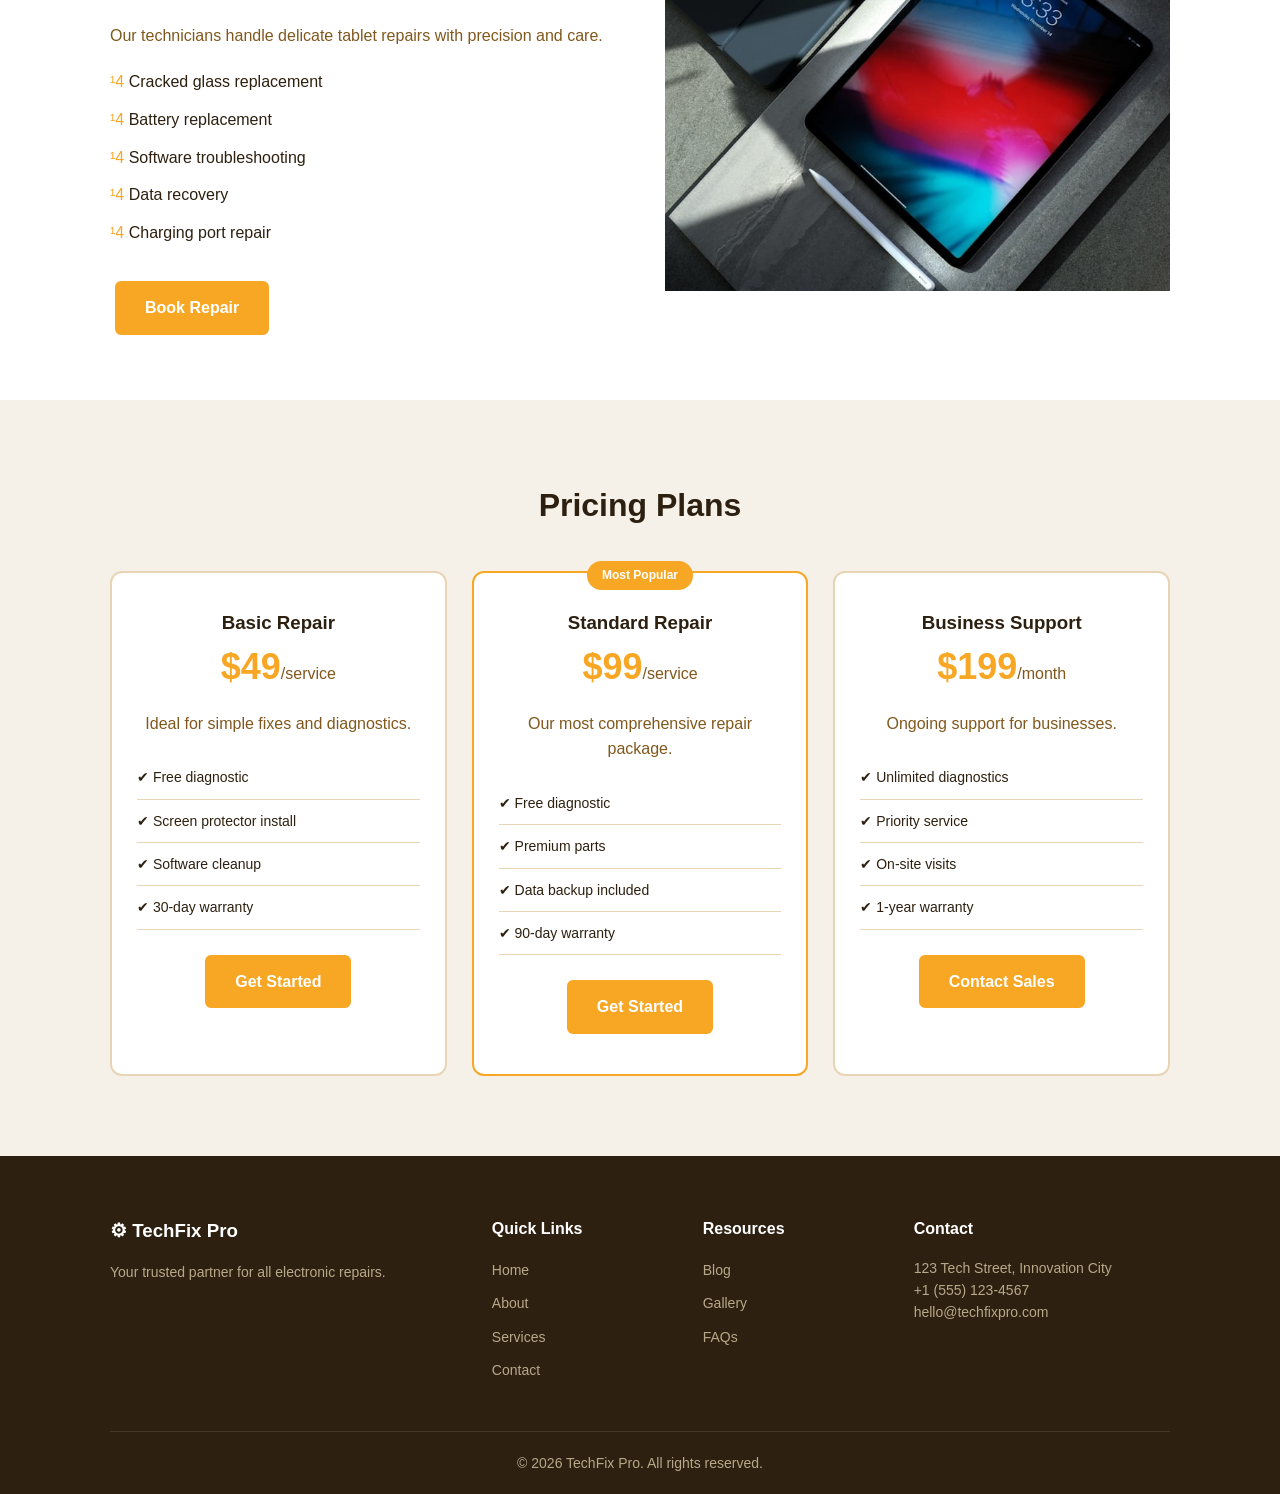
<file: ART277-FINAL-PROJECT - Copy (3)/services.html>
<!DOCTYPE html>
<html lang="en">

<head>
    <meta charset="UTF-8">
    <meta name="viewport" content="width=device-width, initial-scale=1.0">
    <title>Our Services - TechFix Pro</title>
    <link rel="stylesheet" href="style.css">
</head>

<body>

    <nav class="navbar">
        <div class="container nav-container">
            <a href="index.html" class="logo">&#9881; TechFix Pro</a>
            <ul class="nav-links">
                <li><a href="index.html">Home</a></li>
                <li><a href="about.html">About</a></li>
                <li><a href="services.html">Services</a></li>
                <li><a href="blog.html">Blog</a></li>
                <li><a href="gallery.html">Gallery</a></li>
                <li><a href="contact.html">Contact</a></li>
            </ul>
        </div>
    </nav>

    <header class="page-header">
        <div class="container">
            <h1>Our Services</h1>
            <p>Comprehensive repair solutions for every device.</p>
        </div>
    </header>

    <section class="service-detail">
        <div class="container">
            <div class="two-col">
                <div>
                    <span class="price-tag">Starting from $49</span>
                    <h2>Smartphone Repair</h2>
                    <p>From cracked screens to water damage, we cover all major brands including iPhone, Samsung, and
                        Google Pixel.</p>
                    <ul class="detail-list">
                        <li>Screen replacement & glass repair</li>
                        <li>Battery replacement</li>
                        <li>Charging port fixes</li>
                        <li>Water damage recovery</li>
                        <li>Camera & speaker repairs</li>
                    </ul>
                    <a href="contact.html" class="btn">Book Repair</a>
                </div>
                <div>
                    <img src="img/555.jpg" alt="Phone repair">
                </div>
            </div>
        </div>
    </section>

    <section class="service-detail">
        <div class="container">
            <div class="two-col">
                <div>
                    <img src="img/777.jpg" alt="Laptop repair">
                </div>
                <div>
                    <span class="price-tag">Starting from $79</span>
                    <h2>Laptop & Computer Repair</h2>
                    <p>We service all brands including MacBook, Dell, HP, Lenovo, and custom builds.</p>
                    <ul class="detail-list">
                        <li>Screen & keyboard replacement</li>
                        <li>SSD & RAM upgrades</li>
                        <li>Virus & malware removal</li>
                        <li>Overheating & fan repairs</li>
                        <li>Data recovery & backup</li>
                    </ul>
                    <a href="contact.html" class="btn">Book Repair</a>
                </div>
            </div>
        </div>
    </section>

    <section class="service-detail">
        <div class="container">
            <div class="two-col">
                <div>
                    <span class="price-tag">Starting from $59</span>
                    <h2>Tablet & iPad Repair</h2>
                    <p>Our technicians handle delicate tablet repairs with precision and care.</p>
                    <ul class="detail-list">
                        <li>Cracked glass replacement</li>
                        <li>Battery replacement</li>
                        <li>Software troubleshooting</li>
                        <li>Data recovery</li>
                        <li>Charging port repair</li>
                    </ul>
                    <a href="contact.html" class="btn">Book Repair</a>
                </div>
                <div>
                    <img src="img/111.jpg" alt="Tablet repair">
                </div>
            </div>
        </div>
    </section>

    <section class="section" style="background: var(--light-gray);">
        <div class="container">
            <h2 class="section-title">Pricing Plans</h2>
            <div class="pricing-grid">
                <div class="pricing-card">
                    <h3>Basic Repair</h3>
                    <div class="price">$49<span>/service</span></div>
                    <p style="color: var(--gray); margin: 15px 0;">Ideal for simple fixes and diagnostics.</p>
                    <ul class="pricing-features">
                        <li>&#10004; Free diagnostic</li>
                        <li>&#10004; Screen protector install</li>
                        <li>&#10004; Software cleanup</li>
                        <li>&#10004; 30-day warranty</li>
                    </ul>
                    <a href="contact.html" class="btn">Get Started</a>
                </div>
                <div class="pricing-card featured">
                    <span class="featured-badge">Most Popular</span>
                    <h3>Standard Repair</h3>
                    <div class="price">$99<span>/service</span></div>
                    <p style="color: var(--gray); margin: 15px 0;">Our most comprehensive repair package.</p>
                    <ul class="pricing-features">
                        <li>&#10004; Free diagnostic</li>
                        <li>&#10004; Premium parts</li>
                        <li>&#10004; Data backup included</li>
                        <li>&#10004; 90-day warranty</li>
                    </ul>
                    <a href="contact.html" class="btn">Get Started</a>
                </div>
                <div class="pricing-card">
                    <h3>Business Support</h3>
                    <div class="price">$199<span>/month</span></div>
                    <p style="color: var(--gray); margin: 15px 0;">Ongoing support for businesses.</p>
                    <ul class="pricing-features">
                        <li>&#10004; Unlimited diagnostics</li>
                        <li>&#10004; Priority service</li>
                        <li>&#10004; On-site visits</li>
                        <li>&#10004; 1-year warranty</li>
                    </ul>
                    <a href="contact.html" class="btn">Contact Sales</a>
                </div>
            </div>
        </div>
    </section>

    <footer class="footer">
        <div class="container">
            <div class="footer-grid">
                <div class="footer-brand">
                    <h3>&#9881; TechFix Pro</h3>
                    <p>Your trusted partner for all electronic repairs.</p>
                </div>
                <div class="footer-links">
                    <h4>Quick Links</h4>
                    <ul>
                        <li><a href="index.html">Home</a></li>
                        <li><a href="about.html">About</a></li>
                        <li><a href="services.html">Services</a></li>
                        <li><a href="contact.html">Contact</a></li>
                    </ul>
                </div>
                <div class="footer-links">
                    <h4>Resources</h4>
                    <ul>
                        <li><a href="blog.html">Blog</a></li>
                        <li><a href="gallery.html">Gallery</a></li>
                        <li><a href="contact.html">FAQs</a></li>
                    </ul>
                </div>
                <div class="footer-contact">
                    <h4>Contact</h4>
                    <p>123 Tech Street, Innovation City</p>
                    <p>+1 (555) 123-4567</p>
                    <p>hello@techfixpro.com</p>
                </div>
            </div>
            <div class="footer-bottom">
                <p>&copy; 2026 TechFix Pro. All rights reserved.</p>
            </div>
        </div>
    </footer>

</body>

</html>
</file>
<file: ART277-FINAL-PROJECT - Copy (3)/style.css>
/* ---- CSS Variables (Custom Properties) ---- */
:root {
    --primary: #F8A725;
    --primary-dark: #C68623;
    --dark: #2D2010;
    --gray: #80581D;
    --light-gray: #f5f0e8;
    --white: #ffffff;
    --border: #e8d5b5;
}

/* ---- Reset & Base Styles ---- */
* {
    margin: 0;
    padding: 0;
    box-sizing: border-box;
}

body {
    font-family: 'Segoe UI', Tahoma, Geneva, Verdana, sans-serif;
    color: var(--dark);
    line-height: 1.6;
}

img {
    max-width: 100%;
    display: block;
}

a {
    text-decoration: none;
    color: inherit;
}

/* ---- Container ---- */
.container {
    max-width: 1100px;
    margin: 0 auto;
    padding: 0 20px;
}

/* ---- Buttons ---- */
.btn {
    display: inline-block;
    padding: 12px 28px;
    background: var(--primary);
    color: var(--white);
    border-radius: 6px;
    font-weight: 600;
    border: 2px solid var(--primary);
    margin: 5px;
}

.btn:hover {
    background: var(--primary-dark);
    border-color: var(--primary-dark);
}

.btn-outline {
    background: transparent;
    color: var(--white);
    border: 2px solid var(--white);
}

.btn-outline:hover {
    background: var(--white);
    color: var(--dark);
}

/* ---- Navigation ---- */
.navbar {
    background: var(--white);
    border-bottom: 1px solid var(--border);
    padding: 15px 0;
}

.nav-container {
    display: flex;
    justify-content: space-between;
    align-items: center;
}

.logo {
    font-size: 22px;
    font-weight: 800;
    color: var(--primary);
}

.nav-links {
    list-style: none;
    display: flex;
    gap: 30px;
}

.nav-links a {
    color: var(--dark);
    font-weight: 500;
}

.nav-links a:hover {
    color: var(--primary);
}

/* ---- Hero Section ---- */
.hero {
    background: linear-gradient(135deg, var(--dark) 0%, var(--gray) 100%);
    color: var(--white);
    text-align: center;
    padding: 100px 20px;
}

.hero h1 {
    font-size: 42px;
    margin-bottom: 15px;
}

.hero p {
    font-size: 18px;
    max-width: 600px;
    margin: 0 auto 30px;
    opacity: 0.9;
}

/* ---- Section Styles ---- */
.section {
    padding: 80px 0;
}

.section-title {
    text-align: center;
    font-size: 32px;
    margin-bottom: 10px;
}

.section-subtitle {
    text-align: center;
    color: var(--gray);
    margin-bottom: 50px;
}

/* ---- Card Grid ---- */
.card-grid {
    display: grid;
    gap: 25px;
}

.three-col {
    grid-template-columns: repeat(3, 1fr);
}

.two-col {
    grid-template-columns: repeat(2, 1fr);
}

/* ---- Cards ---- */
.card {
    background: var(--white);
    border: 1px solid var(--border);
    border-radius: 12px;
    padding: 30px;
    text-align: center;
}

.card:hover {
    box-shadow: 0 5px 20px rgba(45, 32, 16, 0.1);
}

.card-icon {
    font-size: 40px;
    margin-bottom: 15px;
}

.card h3 {
    font-size: 20px;
    margin-bottom: 10px;
}

.card p {
    color: var(--gray);
}

/* ---- News Cards ---- */
.news-card {
    padding: 0;
    overflow: hidden;
    text-align: left;
}

.news-card img {
    width: 100%;
    height: 200px;
    object-fit: cover;
}

.card-body {
    padding: 20px;
}

.tag {
    display: inline-block;
    background: var(--primary);
    color: var(--white);
    padding: 4px 12px;
    border-radius: 20px;
    font-size: 12px;
    font-weight: 600;
    text-transform: uppercase;
}

.card-body h3 {
    margin: 10px 0;
}

.card-body a {
    color: var(--primary);
    font-weight: 600;
}

/* ---- About Section ---- */
.about-section {
    background: var(--light-gray);
}

.two-col {
    display: grid;
    grid-template-columns: 1fr 1fr;
    gap: 50px;
    align-items: center;
}

.about-text h2 {
    font-size: 32px;
    margin-bottom: 15px;
}

.about-text p {
    color: var(--gray);
    margin-bottom: 15px;
}

.feature-list {
    list-style: none;
    margin: 20px 0;
}

.feature-list li {
    padding: 8px 0;
    color: var(--dark);
}

.about-image img {
    border-radius: 12px;
    box-shadow: 0 10px 30px rgba(0,0,0,0.1);
}

/* ---- Newsletter ---- */
.newsletter {
    background: var(--primary);
    color: var(--white);
    text-align: center;
    padding: 60px 20px;
}

.newsletter h2 {
    font-size: 28px;
    margin-bottom: 10px;
}

.newsletter p {
    margin-bottom: 25px;
    opacity: 0.9;
}

.newsletter form {
    display: flex;
    justify-content: center;
    gap: 10px;
    flex-wrap: wrap;
}

.newsletter input {
    padding: 12px 20px;
    border: none;
    border-radius: 6px;
    width: 300px;
    font-size: 16px;
}

/* ---- Testimonials ---- */
.testimonials {
    background: var(--light-gray);
}

.testimonial-card {
    text-align: left;
}

.quote {
    font-style: italic;
    color: var(--dark);
    margin-bottom: 15px;
}

.author {
    font-weight: 700;
    color: var(--primary-dark);
}

/* ---- Clients ---- */
.clients {
    text-align: center;
}

.client-logos {
    display: flex;
    justify-content: center;
    gap: 40px;
    flex-wrap: wrap;
    margin-top: 30px;
}

.client-logos span {
    font-size: 18px;
    font-weight: 700;
    color: var(--gray);
    opacity: 0.6;
}

/* ---- Footer ---- */
.footer {
    background: var(--dark);
    color: var(--white);
    padding: 60px 0 20px;
}

.footer-grid {
    display: grid;
    grid-template-columns: 2fr 1fr 1fr 1.5fr;
    gap: 40px;
    margin-bottom: 40px;
}

.footer h3, .footer h4 {
    margin-bottom: 15px;
}

.footer p {
    color: #b8a88a;
    font-size: 14px;
}

.footer-links ul {
    list-style: none;
}

.footer-links li {
    margin-bottom: 8px;
}

.footer-links a {
    color: #b8a88a;
    font-size: 14px;
}

.footer-links a:hover {
    color: var(--primary);
}

.footer-bottom {
    border-top: 1px solid rgba(255,255,255,0.1);
    padding-top: 20px;
    text-align: center;
}

/* ---- Page Header (for inner pages) ---- */
.page-header {
    background: var(--dark);
    color: var(--white);
    text-align: center;
    padding: 100px 20px 60px;
}

.page-header h1 {
    font-size: 36px;
    margin-bottom: 10px;
}

.page-header p {
    color: #b8a88a;
}

/* ---- Services Page ---- */
.service-detail {
    padding: 60px 0;
}

.service-detail:nth-child(even) {
    background: var(--light-gray);
}

.service-detail h2 {
    font-size: 26px;
    margin-bottom: 15px;
}

.service-detail p {
    color: var(--gray);
    margin-bottom: 15px;
}

.detail-list {
    list-style: none;
    margin: 15px 0 25px;
}

.detail-list li {
    padding: 6px 0;
    color: var(--dark);
}

.detail-list li::before {
    content: "¹4  ";
    color: var(--primary);
}

.price-tag {
    display: inline-block;
    background: var(--primary);
    color: var(--white);
    padding: 6px 16px;
    border-radius: 20px;
    font-weight: 700;
    font-size: 14px;
    margin-bottom: 15px;
}

/* ---- Pricing Cards ---- */
.pricing-grid {
    display: grid;
    grid-template-columns: repeat(3, 1fr);
    gap: 25px;
    margin-top: 40px;
}

.pricing-card {
    background: var(--white);
    border: 2px solid var(--border);
    border-radius: 12px;
    padding: 35px 25px;
    text-align: center;
}

.pricing-card.featured {
    border-color: var(--primary);
    position: relative;
}

.featured-badge {
    position: absolute;
    top: -12px;
    left: 50%;
    transform: translateX(-50%);
    background: var(--primary);
    color: var(--white);
    padding: 5px 15px;
    border-radius: 20px;
    font-size: 12px;
    font-weight: 700;
}

.pricing-card .price {
    font-size: 36px;
    font-weight: 800;
    color: var(--primary);
}

.pricing-card .price span {
    font-size: 16px;
    color: var(--gray);
    font-weight: 400;
}

.pricing-features {
    list-style: none;
    text-align: left;
    margin: 20px 0;
}

.pricing-features li {
    padding: 10px 0;
    border-bottom: 1px solid var(--border);
    font-size: 14px;
}

/* ---- Blog Page ---- */
.blog-grid {
    display: grid;
    grid-template-columns: 2fr 1fr;
    gap: 40px;
}

.blog-posts {
    display: grid;
    gap: 30px;
}

.blog-post {
    display: grid;
    grid-template-columns: 1fr 2fr;
    gap: 20px;
    background: var(--white);
    border: 1px solid var(--border);
    border-radius: 12px;
    overflow: hidden;
}

.blog-post img {
    width: 100%;
    height: 100%;
    object-fit: cover;
}

.blog-post-content {
    padding: 20px;
}

.sidebar {
    background: var(--white);
    border: 1px solid var(--border);
    border-radius: 12px;
    padding: 25px;
    height: fit-content;
}

.sidebar h3 {
    margin-bottom: 15px;
    padding-bottom: 10px;
    border-bottom: 2px solid var(--light-gray);
}

.sidebar ul {
    list-style: none;
}

.sidebar li {
    padding: 8px 0;
    border-bottom: 1px solid var(--light-gray);
}

.sidebar a {
    color: var(--gray);
    font-size: 14px;
}

.sidebar a:hover {
    color: var(--primary);
}

/* ---- Gallery Page ---- */
.gallery-grid {
    display: grid;
    grid-template-columns: repeat(3, 1fr);
    gap: 15px;
}

.gallery-item {
    border-radius: 10px;
    overflow: hidden;
}

.gallery-item img {
    width: 100%;
    height: 220px;
    object-fit: cover;
}

.gallery-item.wide {
    grid-column: span 2;
}

/* ---- Contact Page ---- */
.contact-grid {
    display: grid;
    grid-template-columns: 1fr 1.3fr;
    gap: 40px;
}

.contact-info-box {
    background: var(--white);
    border: 1px solid var(--border);
    border-radius: 12px;
    padding: 25px;
    margin-bottom: 20px;
}

.contact-info-box h3 {
    margin-bottom: 10px;
    color: var(--primary);
}

.contact-form {
    background: var(--white);
    border: 1px solid var(--border);
    border-radius: 12px;
    padding: 35px;
}

.form-group {
    margin-bottom: 20px;
}

.form-group label {
    display: block;
    margin-bottom: 6px;
    font-weight: 600;
    font-size: 14px;
}

.form-group input,
.form-group textarea,
.form-group select {
    width: 100%;
    padding: 12px;
    border: 1px solid var(--border);
    border-radius: 6px;
    font-size: 15px;
    font-family: inherit;
}

.form-group textarea {
    min-height: 120px;
    resize: vertical;
}

.form-row {
    display: grid;
    grid-template-columns: 1fr 1fr;
    gap: 15px;
}

/* ---- FAQ ---- */
.faq-item {
    background: var(--light-gray);
    border-radius: 10px;
    margin-bottom: 15px;
    padding: 20px;
}

.faq-item h3 {
    font-size: 16px;
    margin-bottom: 10px;
    color: var(--dark);
}

.faq-item p {
    color: var(--gray);
    font-size: 14px;
}

/* ============================================
   Responsive Design (Mobile)
   ============================================ */

@media (max-width: 768px) {
    .nav-links {
        display: none;
    }

    .hero h1 {
        font-size: 28px;
    }

    .three-col,
    .two-col,
    .pricing-grid,
    .gallery-grid,
    .blog-grid,
    .contact-grid,
    .footer-grid {
        grid-template-columns: 1fr;
    }

    .blog-post {
        grid-template-columns: 1fr;
    }

    .newsletter form {
        flex-direction: column;
        align-items: center;
    }

    .newsletter input {
        width: 100%;
        max-width: 300px;
    }

    .client-logos {
        gap: 20px;
    }

    .form-row {
        grid-template-columns: 1fr;
    }
}
</file>
